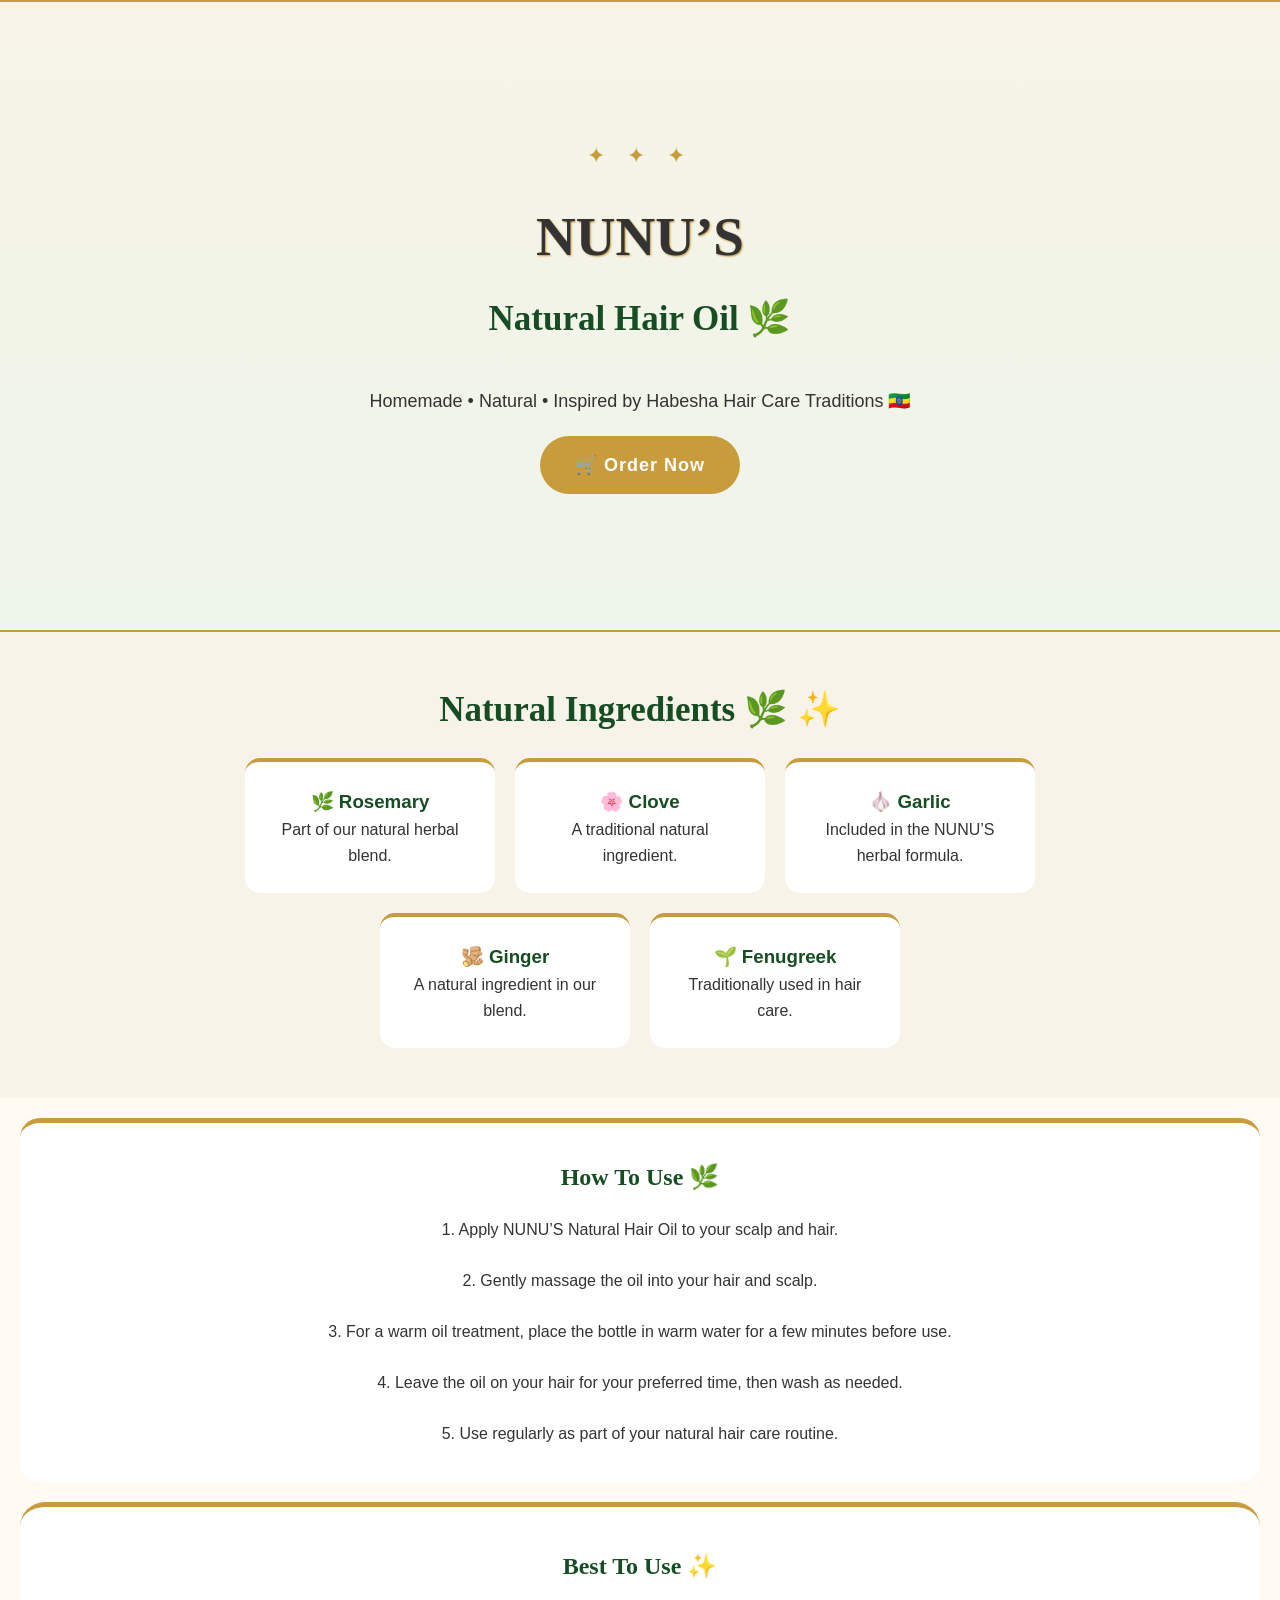
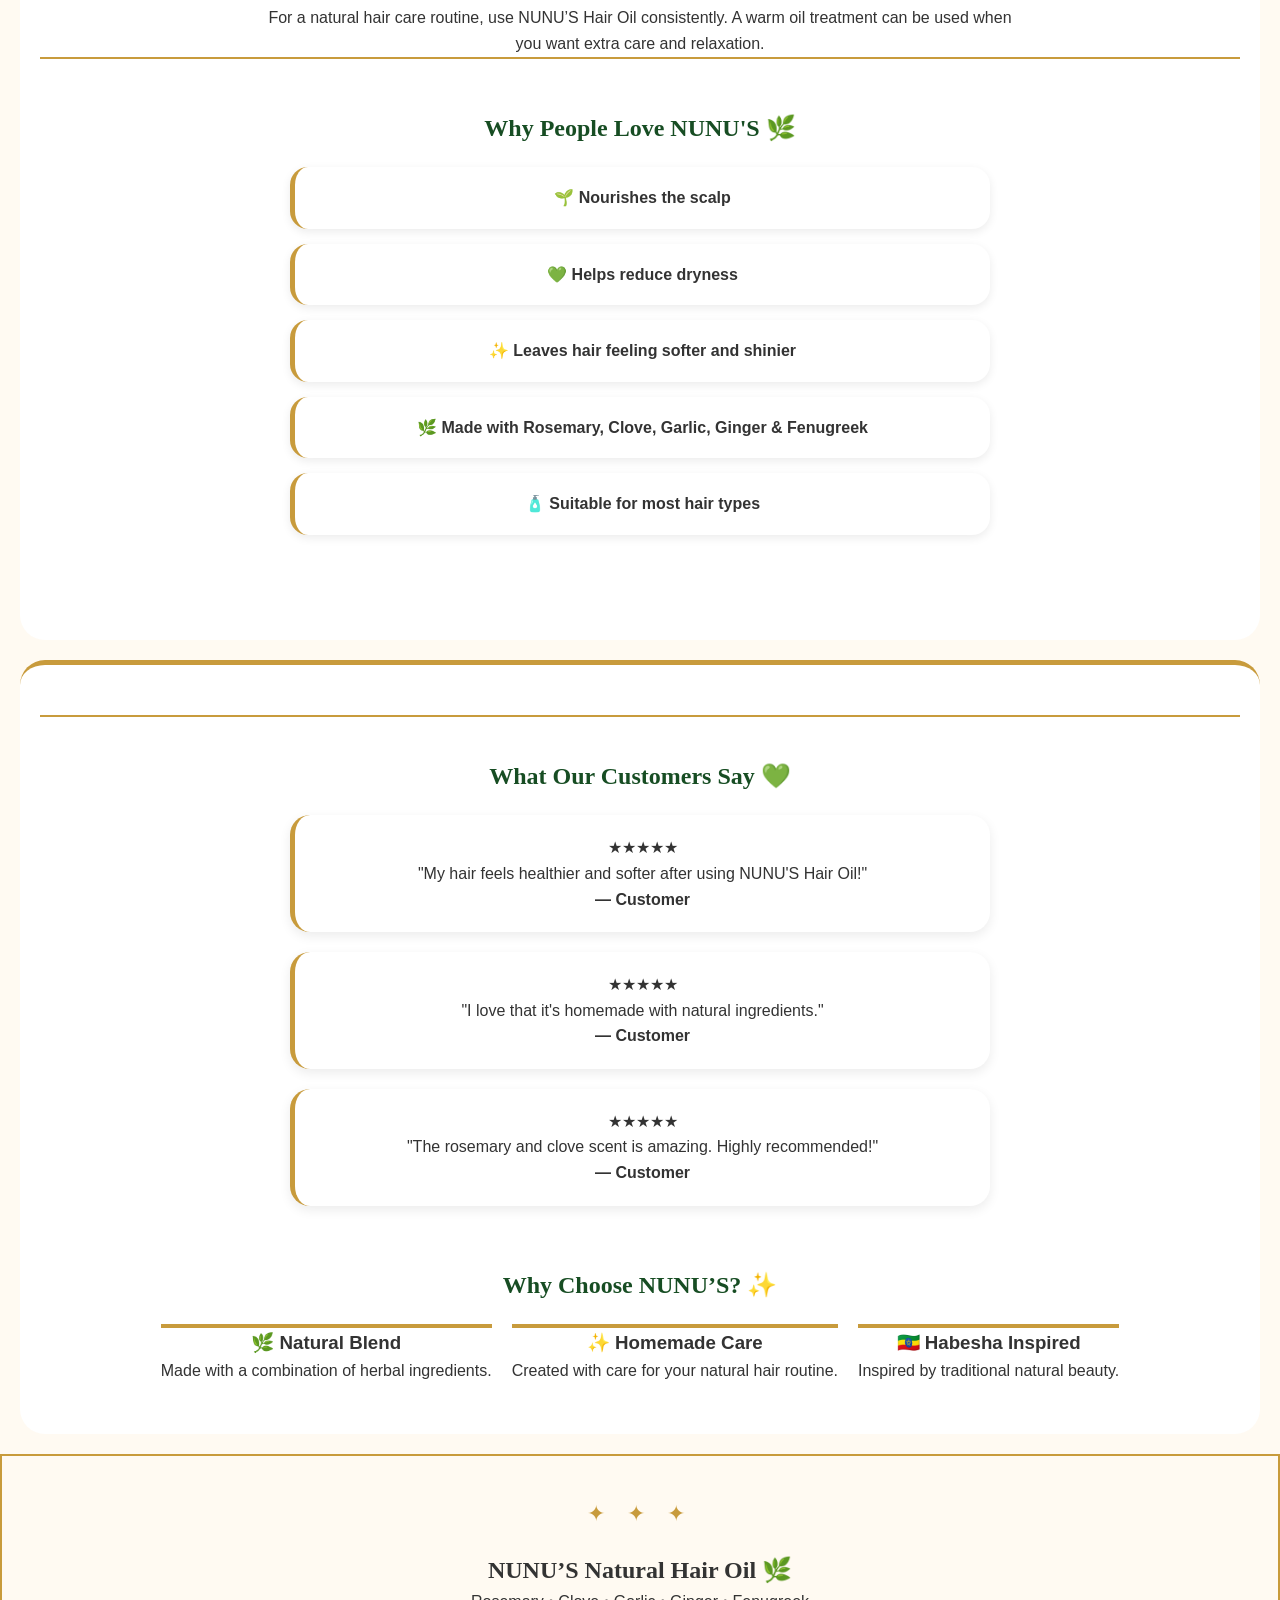
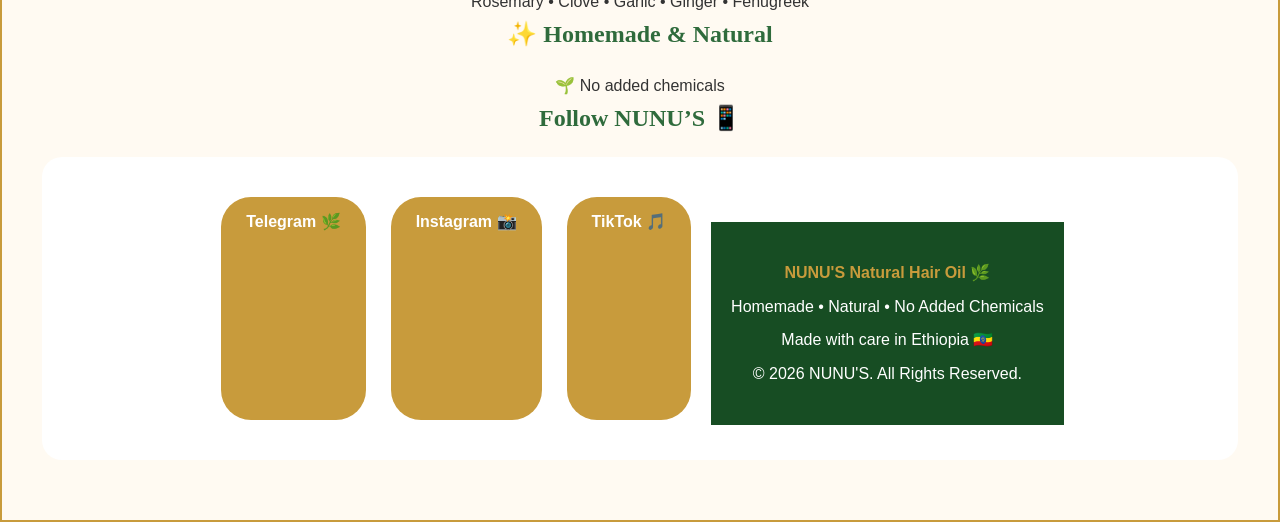
<file: index.html>
<!DOCTYPE html>
<html lang="en">

<head>
<meta charset="UTF-8">
<meta name="viewport" content="width=device-width, initial-scale=1.0">
<title>Order NUNU'S Hair Oil</title>
<link rel="stylesheet" href="style.css">
</head>
  <section class="hero">

<h1>NUNU’S</h1>

<h2>Natural Hair Oil 🌿</h2>

<p>
Homemade • Natural • Inspired by Habesha Hair Care Traditions 🇪🇹
</p>

<a href="order.html" class="order-button">
🛒 Order Now
</a>

</section>
<section class="ingredients">

<h2>Natural Ingredients 🌿</h2>

<div class="cards">

<div>
<h3>🌿 Rosemary</h3>
<p>Part of our natural herbal blend.</p>
</div>

<div>
<h3>🌸 Clove</h3>
<p>A traditional natural ingredient.</p>
</div>

<div>
<h3>🧄 Garlic</h3>
<p>Included in the NUNU’S herbal formula.</p>
</div>

<div>
<h3>🫚 Ginger</h3>
<p>A natural ingredient in our blend.</p>
</div>

<div>
<h3>🌱 Fenugreek</h3>
<p>Traditionally used in hair care.</p>
</div>

</div>

</section> <section class="how-to-use">

<h2>How To Use 🌿</h2>

<p>
1. Apply NUNU’S Natural Hair Oil to your scalp and hair.<br><br>

2. Gently massage the oil into your hair and scalp.<br><br>

3. For a warm oil treatment, place the bottle in warm water for a few minutes before use.<br><br>

4. Leave the oil on your hair for your preferred time, then wash as needed.<br><br>

5. Use regularly as part of your natural hair care routine.
</p>

</section>
  <section class="best-use">

<h2>Best To Use ✨</h2>

<p>
For a natural hair care routine, use NUNU’S Hair Oil consistently.
A warm oil treatment can be used when you want extra care and relaxation.
</p>
<section class="results">

<h2>Why People Love NUNU'S 🌿</h2>

<div class="result-card">
🌱 Nourishes the scalp
</div>

<div class="result-card">
💚 Helps reduce dryness
</div>

<div class="result-card">
✨ Leaves hair feeling softer and shinier
</div>

<div class="result-card">
🌿 Made with Rosemary, Clove, Garlic, Ginger & Fenugreek
</div>

<div class="result-card">
🧴 Suitable for most hair types
</div>

</section>
</section>
  <section class="benefits">
<section class="reviews">

<h2>What Our Customers Say 💚</h2>

<div class="review">
★★★★★
<p>"My hair feels healthier and softer after using NUNU'S Hair Oil!"</p>
<strong>— Customer</strong>
</div>

<div class="review">
★★★★★
<p>"I love that it's homemade with natural ingredients."</p>
<strong>— Customer</strong>
</div>

<div class="review">
★★★★★
<p>"The rosemary and clove scent is amazing. Highly recommended!"</p>
<strong>— Customer</strong>
</div>

</section>
<h2>Why Choose NUNU’S? ✨</h2>

<div class="cards">

<div>
<h3>🌿 Natural Blend</h3>
<p>Made with a combination of herbal ingredients.</p>
</div>

<div>
<h3>✨ Homemade Care</h3>
<p>Created with care for your natural hair routine.</p>
</div>

<div>
<h3>🇪🇹 Habesha Inspired</h3>
<p>Inspired by traditional natural beauty.</p>
</div>

</div>

</section>

<section class="order-page">

<h1>NUNU’S Natural Hair Oil 🌿</h1>

<p>
Rosemary • Clove • Garlic • Ginger • Fenugreek
</p>

<h2>✨ Homemade & Natural</h2>

<p>
🌱 No added chemicals
</p>


<h2>Follow NUNU’S 📱</h2>

<div class="social-links">

<a href="https://t.me/nunusoil" target="_blank">
  Telegram 🌿
</a>

<a href="https://instagram.com/nunus_oil" target="_blank">
  Instagram 📸
</a>

<a href="https://www.tiktok.com/@nunus.oil" target="_blank">
  TikTok 🎵
</a>
<footer>
  <p><strong>NUNU'S Natural Hair Oil 🌿</strong></p>
  <p>Homemade • Natural • No Added Chemicals</p>
  <p>Made with care in Ethiopia 🇪🇹</p>
  <p>© 2026 NUNU'S. All Rights Reserved.</p>
</footer>
</div>




</section>


<script>

function sendOrder(){

let name = document.getElementById("name").value;
let phone = document.getElementById("phone").value;
let address = document.getElementById("address").value;
let quantity = document.getElementById("quantity").value;

let total = quantity * 550;

let message =
"NUNU'S Hair Oil Order 🌿%0A%0A" +
"Name: " + name + "%0A" +
"Phone: " + phone + "%0A" +
"Address: " + address + "%0A" +
"Quantity: " + quantity + "%0A" +
"Total: " + total + " ETB";

window.open("https://wa.me/251911626334?text=" + message);

}

</script>

</body>

</html>
</file>
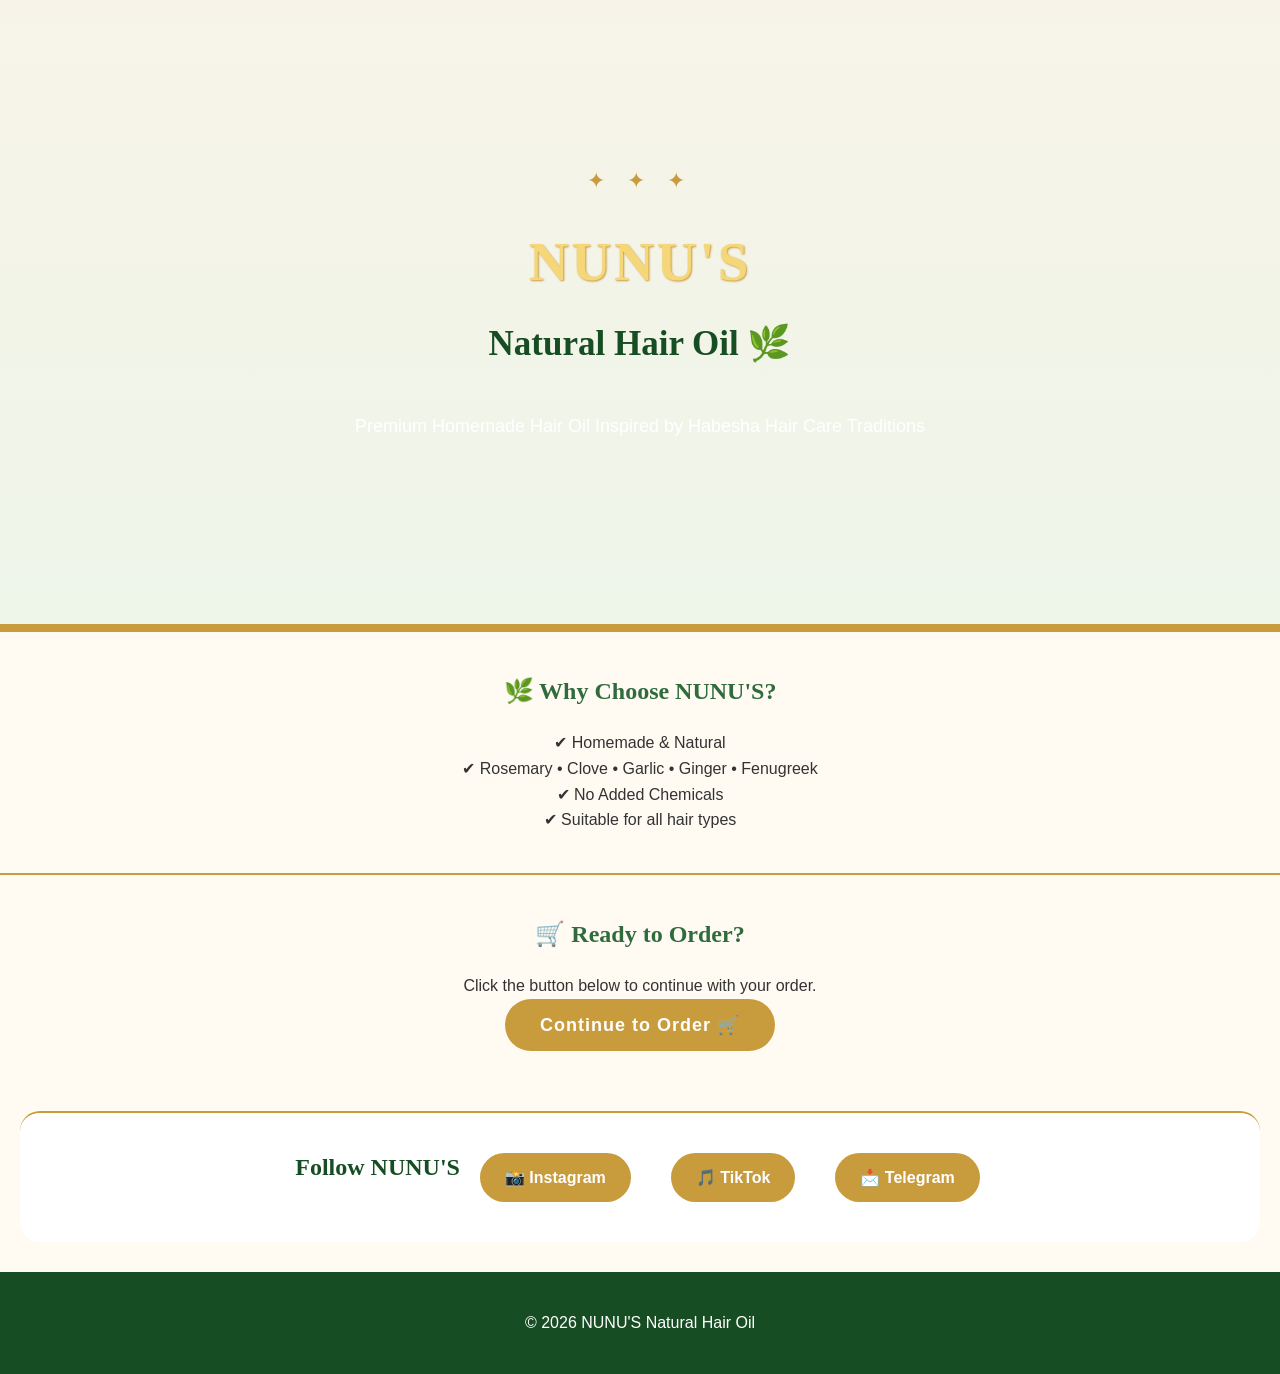
<file: order.html>
<!DOCTYPE html>
<html lang="en">

<head>
<meta charset="UTF-8">
<meta name="viewport" content="width=device-width, initial-scale=1.0">

<title>NUNU'S Hair Oil - Order</title>

<link rel="stylesheet" href="style.css">
</head>

<body>

<header class="hero">

<h1>NUNU'S</h1>

<h2>Natural Hair Oil 🌿</h2>

<p>
Premium Homemade Hair Oil Inspired by Habesha Hair Care Traditions
</p>

</header>


<section class="product-card">

<h2>🌿 Why Choose NUNU'S?</h2>

<p>
✔ Homemade & Natural<br>
✔ Rosemary • Clove • Garlic • Ginger • Fenugreek<br>
✔ No Added Chemicals<br>
✔ Suitable for all hair types
</p>

</section>


<section class="how-order">

<h2>🛒 Ready to Order?</h2>

<p>
Click the button below to continue with your order.
</p>

<button id="continueOrder" class="order-button">
Continue to Order 🛒
</button>

</section>


<div id="orderDetails" style="display:none;">


<section class="order-form">

<h2>Complete Your Order</h2>

<p><strong>Price: 550 ETB per bottle</strong></p>


<label>Your Name</label><br>
<input type="text" id="customerName">

<br><br>


<label>Phone Number</label><br>
<input type="text" id="phoneNumber">

<br><br>


<label>Delivery Address</label><br>
<textarea id="address"></textarea>

<br><br>


<label>Number of Bottles</label><br>

<input type="number" id="quantity" min="1" value="1">


<br><br>


<p id="totalPrice">
Total Price: 550 ETB
</p>



<div class="payment-section">

<h2>💳 Payment Method</h2>


<label>
<input type="radio" name="payment" value="Telebirr">
Telebirr
</label>

<p>
📱 0910616934 — Nunugizaw<br>
📱 0911626334 — Kalkidan Solomon
</p>



<label>
<input type="radio" name="payment" value="CBE Birr">
CBE Birr / Bank Transfer
</label>

<p>
🏦 Account Number: 1000580014128
</p>



<label>
<input type="radio" name="payment" value="Cash on Delivery">
Cash on Delivery
</label>


</div>




<div class="delivery-note">

<h2>🚚 Delivery Information</h2>

<p>
✅ Free delivery around:<br>
Megenagna • Gurd Shola • Piassa • Yohannes Giyorgis
</p>


<p>
📌 Key Note:
Delivery fee may change depending on your location.
Please confirm your address before completing your order.
</p>


</div>




<div class="screenshot-upload">

<h2>📸 Upload Payment Screenshot</h2>

<p>
Please upload your payment confirmation screenshot.
</p>

<input type="file" id="paymentScreenshot" accept="image/*">


</div>



<br>


<button onclick="sendOrder()" class="order-button">
💬 Order on WhatsApp
</button>


</section>


</div>




<section class="social-links">

<h2>Follow NUNU'S</h2>


<a href="https://instagram.com/nunus_oil" target="_blank">
📸 Instagram
</a>

<br><br>


<a href="https://tiktok.com/@nunus.oil" target="_blank">
🎵 TikTok
</a>

<br><br>


<a href="https://t.me/nunuoil" target="_blank">
📩 Telegram
</a>


</section>




<footer>

<p>© 2026 NUNU'S Natural Hair Oil</p>

</footer>



<script src="script.js"></script>


</body>

</html>
</file>
<file: style.css>
* {
  margin: 0;
  padding: 0;
  box-sizing: border-box;
  font-family: Arial, sans-serif;
}

body {
  background: #fffaf2;
  color: #333;
  line-height: 1.6;
}

header {
  background: #2f6b3c;
  color: white;
  padding: 20px;
  text-align: center;
}

header h1 {
  font-size: 35px;
  color: #f5d77a;
}

nav a {
  color: white;
  text-decoration: none;
  margin: 10px;
  font-weight: bold;
}

.hero {
  padding: 50px 20px;
  text-align: center;
  background: #f3ead8;
}

.hero h2 {
  font-size: 40px;
  color: #2f6b3c;
}

.hero p {
  font-size: 18px;
  margin: 20px;
}

.button {
  display: inline-block;
  background: #2f6b3c;
  color: white;
  padding: 12px 25px;
  border-radius: 25px;
  text-decoration: none;
}

section {
  padding: 40px 20px;
  text-align: center;
}

h2 {
  color: #2f6b3c;
  margin-bottom: 20px;
}

.cards {
  display: flex;
  justify-content: center;
  gap: 20px;
  flex-wrap: wrap;
}

.card {
  background: white;
  padding: 20px;
  width: 250px;
  border-radius: 15px;
  box-shadow: 0 5px 15px #ddd;
}

.product img {
  width: 250px;
  border-radius: 15px;
}

footer {
  background: #2f6b3c;
  color: white;
  text-align: center;
  padding: 20px;
}

@media(max-width:700px){
  .hero h2 {
    font-size: 30px;
  }

  .card {
    width: 90%;
  }
}

.social-links {
  display: flex;
  justify-content: center;
  gap: 15px;
  flex-wrap: wrap;
}

.social-links a {
  background: white;
  color: #174d23;
  padding: 12px 25px;
  border-radius: 30px;
  text-decoration: none;
  font-weight: bold;
}
.ingredients {
  text-align: center;
  padding: 50px 10%;
  background: #f7f3e8;
}

.ingredients h2 {
  color: #174d23;
  font-size: 35px;
}

.ingredients .cards {
  display: flex;
  justify-content: center;
  gap: 20px;
  flex-wrap: wrap;
}

.ingredients .cards div {
  background: white;
  padding: 25px;
  border-radius: 15px;
  width: 250px;
}

.ingredients h3 {
  color: #174d23;
}
/* NUNU'S Habesha Inspired Style */

header {
  border-bottom: 6px solid #c89b3c;
}

header h1 {
  letter-spacing: 3px;
}

.hero {
  background: linear-gradient(#f7f3e8, #eef5e9);
}

.hero h2 {
  color: #174d23;
}

.ingredients h2::after {
  content: " ✨";
}

.contact h2::before {
  content: "🌿 ";
}

button {
  background: #174d23;
  border: 2px solid #c89b3c;
}

button:hover {
  background: #c89b3c;
  color: white;
}

.cards div {
  border-top: 4px solid #c89b3c;
}
/* NUNU'S Habesha Luxury Details */

.hero::before,
.order-page::before {
  content: "✦ ✦ ✦";
  display: block;
  color: #c89b3c;
  font-size: 22px;
  letter-spacing: 8px;
  margin-bottom: 20px;
}

.ingredients h2::after,
.about h2::after,
.natural h2::after,
.contact h2::after {
  content: " ✨";
}

.order-page {
  border: 2px solid #c89b3c;
}

.hero h1 {
  text-shadow: 1px 1px 2px #c89b3c;
}

.cards div:hover {
  transform: translateY(-8px);
  transition: 0.3s;
}

.order-page input:focus {
  outline: 2px solid #174d23;
}
.benefits {
  padding: 50px 20px;
  margin: 20px;
  border-radius: 25px;
  background: #ffffff;
  border-top: 5px solid #c89b3c;
}

.benefits h2 {
  color: #174d23;
}
.how-to-use {
  padding: 40px 20px;
  margin: 20px;
  border-radius: 25px;
  background: #ffffff;
  border-top: 5px solid #c89b3c;
}

.how-to-use h2 {
  color: #174d23;
}
.best-use {
  padding: 40px 20px;
  margin: 20px;
  border-radius: 25px;
  background: #ffffff;
  border-top: 5px solid #c89b3c;
}

.best-use h2 {
  color: #174d23;
}
/* NUNU'S Final Clean Design */

section {
  animation: fadeIn 0.8s ease-in;
}

.hero {
  min-height: 70vh;
  display: flex;
  flex-direction: column;
  justify-content: center;
  align-items: center;
}

.hero h1 {
  font-size: 55px;
  margin-bottom: 10px;
}

.hero h2 {
  font-size: 35px;
}

section p {
  max-width: 750px;
  margin-left: auto;
  margin-right: auto;
}

.contact a {
  font-weight: bold;
}

.order-page button {
  margin-top: 15px;
}

@keyframes fadeIn {
  from {
    opacity: 0;
    transform: translateY(15px);
  }

  to {
    opacity: 1;
    transform: translateY(0);
  }
}
.order-box {
  text-align: center;
  padding: 40px 20px;
  margin: 20px;
  border-radius: 25px;
  background: white;
  border-top: 5px solid #c89b3c;
}

.order-box h1,
.order-box h2 {
  color: #174d23;
}

.order-box button {
  padding: 15px 30px;
  border-radius: 30px;
  cursor: pointer;
}
footer {
  background: #174d23;
  color: white;
  text-align: center;
  padding: 30px 20px;
  margin-top: 30px;
}

footer p {
  margin: 8px 0;
}
.reviews {
  padding: 40px 20px;
  text-align: center;
}

.review {
  background: white;
  margin: 20px auto;
  max-width: 700px;
  padding: 20px;
  border-radius: 20px;
  border-left: 5px solid #c89b3c;
  box-shadow: 0 4px 12px rgba(0,0,0,0.08);
}
.results {
    padding: 50px 20px;
    text-align: center;
}

.result-card {
    background: #fff;
    margin: 15px auto;
    max-width: 700px;
    padding: 18px;
    border-radius: 18px;
    border-left: 5px solid #c89b3c;
    box-shadow: 0 3px 10px rgba(0,0,0,0.08);
    font-weight: 600;
}
/* NUNU'S Order Page Design */

.order-header {
    text-align: center;
    padding: 40px 20px;
    background: #174d23;
    color: white;
}

.order-header h1 {
    color: #c89b3c;
}

.order-hero,
.product-info,
.natural,
.how-to-use,
.order-info,
.contact-order,
.delivery,
.social-links,
.back-home {
    text-align: center;
    padding: 35px 20px;
    margin: 20px;
    border-radius: 20px;
    background: white;
}

.order-hero h2,
.product-info h2,
.natural h2,
.how-to-use h2,
.order-info h2,
.contact-order h2,
.delivery h2,
.social-links h2 {
    color: #174d23;
}

.contact-order a,
.social-links a,
.back-home a {
    display: inline-block;
    padding: 12px 25px;
    border-radius: 30px;
    background: #c89b3c;
    color: white;
    text-decoration: none;
    margin: 5px;
}

.contact-order a:hover,
.social-links a:hover,
.back-home a:hover {
    opacity: 0.8;
}

footer {
    text-align: center;
    background: #174d23;
    color: white;
    padding: 30px 20px;
    margin-top: 30px;
}

footer strong {
    color: #c89b3c;
}
/* NUNU'S Habesha Inspired Touch */

section {
    border-top: 2px solid #c89b3c;
}

h1, h2 {
    font-family: Georgia, serif;
}

.order-header::after {
    content: "✦ ✦ ✦";
    display: block;
    margin-top: 15px;
    color: #c89b3c;
    letter-spacing: 8px;
}

.order-button {
    font-weight: bold;
    letter-spacing: 1px;
}
.order-start {
    text-align: center;
    padding: 40px 20px;
    margin: 20px;
    background: white;
    border-radius: 20px;
}

.order-button {
    background: #c89b3c;
    color: white;
    padding: 15px 35px;
    border-radius: 30px;
    border: none;
    text-decoration: none;
    font-size: 18px;
    cursor: pointer;
    display: inline-block;
}

.order-button:hover {
    opacity: 0.8;
}

#orderDetails section {
    text-align: center;
    padding: 30px 20px;
    margin: 20px;
    background: white;
    border-radius: 20px;
}
.order-form {
    text-align: center;
    padding: 35px 20px;
    margin: 20px;
    background: white;
    border-radius: 20px;
}

.order-form h2 {
    color: #174d23;
}

.order-form input,
.order-form textarea {
    width: 85%;
    padding: 12px;
    border-radius: 15px;
    border: 1px solid #c89b3c;
    font-size: 16px;
}

.order-form textarea {
    height: 100px;
    resize: none;
}

.order-form label {
    color: #174d23;
    font-weight: bold;
}

.order-form .order-button {
    margin-top: 15px;
}
</file>
